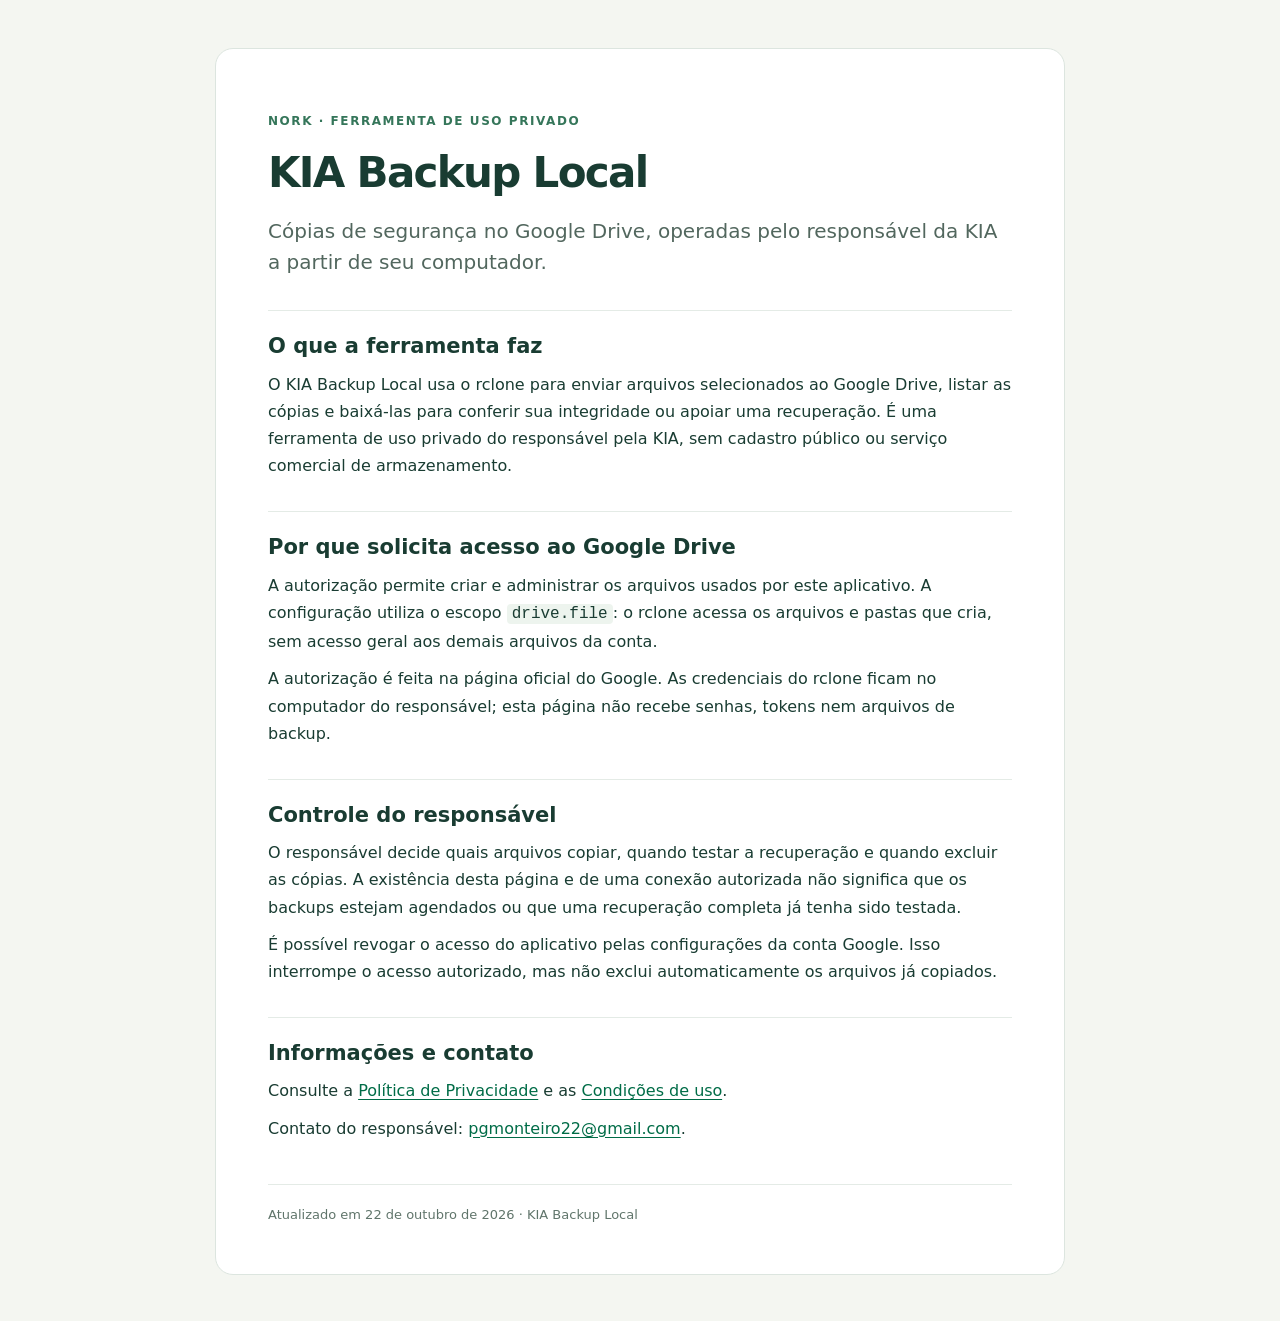
<file: index.html>
<!doctype html>
<html lang="pt-BR"><head><meta charset="utf-8"><meta name="viewport" content="width=device-width,initial-scale=1"><title>KIA Backup Local</title><link rel="stylesheet" href="style.css"></head>
<body><main><p class="label">NORK · FERRAMENTA DE USO PRIVADO</p><h1>KIA Backup Local</h1><p class="lead">Cópias de segurança no Google Drive, operadas pelo responsável da KIA a partir de seu computador.</p>
<section><h2>O que a ferramenta faz</h2><p>O KIA Backup Local usa o rclone para enviar arquivos selecionados ao Google Drive, listar as cópias e baixá-las para conferir sua integridade ou apoiar uma recuperação. É uma ferramenta de uso privado do responsável pela KIA, sem cadastro público ou serviço comercial de armazenamento.</p></section>
<section><h2>Por que solicita acesso ao Google Drive</h2><p>A autorização permite criar e administrar os arquivos usados por este aplicativo. A configuração utiliza o escopo <code>drive.file</code>: o rclone acessa os arquivos e pastas que cria, sem acesso geral aos demais arquivos da conta.</p><p>A autorização é feita na página oficial do Google. As credenciais do rclone ficam no computador do responsável; esta página não recebe senhas, tokens nem arquivos de backup.</p></section>
<section><h2>Controle do responsável</h2><p>O responsável decide quais arquivos copiar, quando testar a recuperação e quando excluir as cópias. A existência desta página e de uma conexão autorizada não significa que os backups estejam agendados ou que uma recuperação completa já tenha sido testada.</p><p>É possível revogar o acesso do aplicativo pelas configurações da conta Google. Isso interrompe o acesso autorizado, mas não exclui automaticamente os arquivos já copiados.</p></section>
<section><h2>Informações e contato</h2><p>Consulte a <a href="privacidade.html">Política de Privacidade</a> e as <a href="termos.html">Condições de uso</a>.</p><p>Contato do responsável: <a href="mailto:pgmonteiro22@gmail.com">pgmonteiro22@gmail.com</a>.</p></section>
<footer>Atualizado em 22 de outubro de 2026 · KIA Backup Local</footer></main></body></html>
</file>
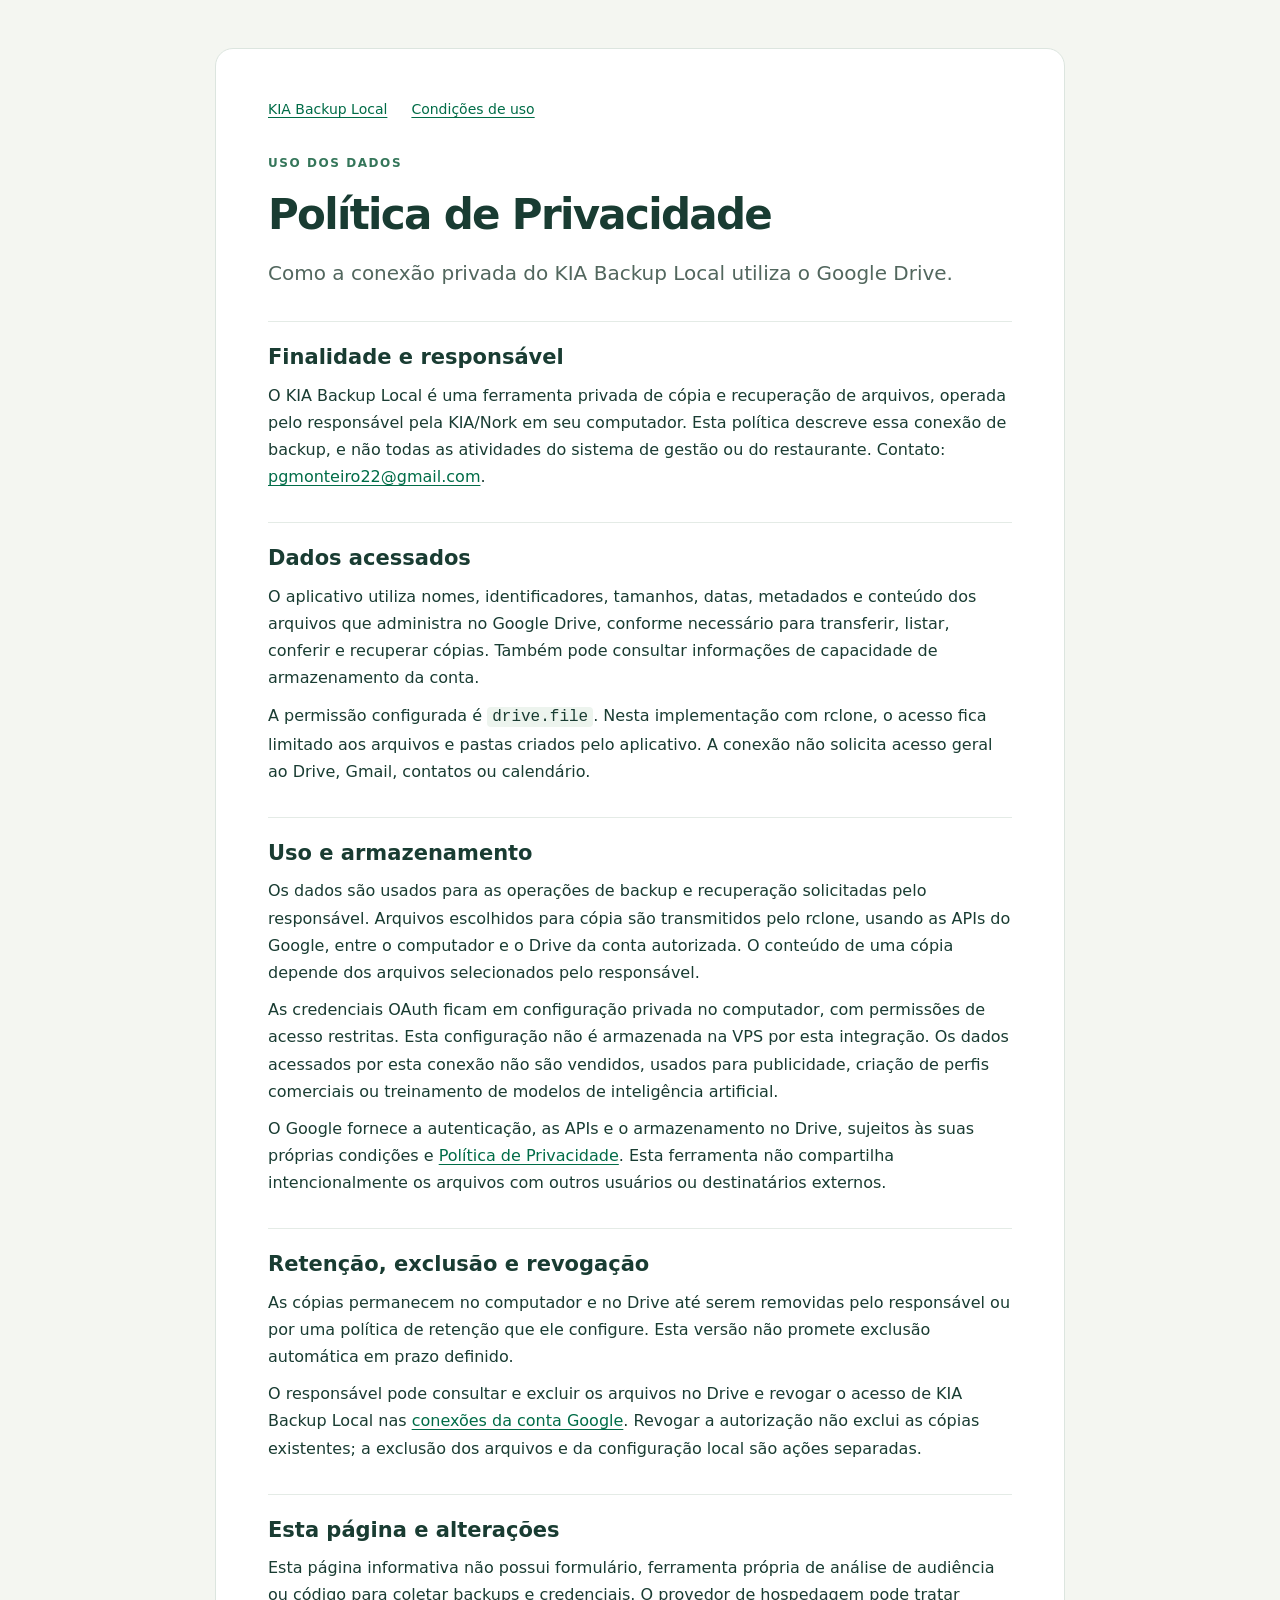
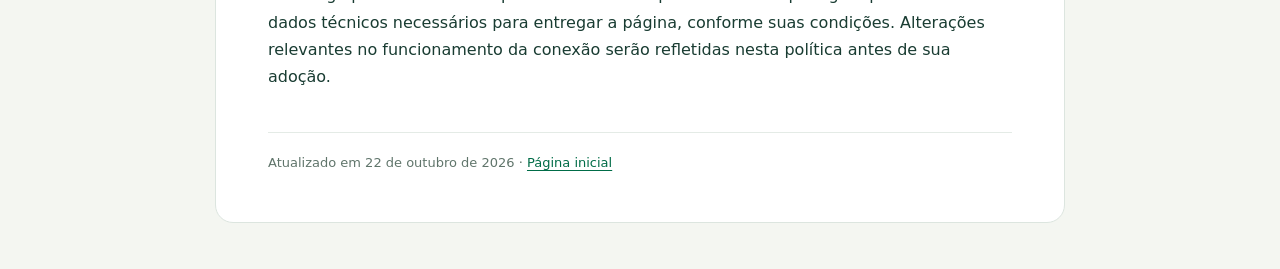
<file: privacidade.html>
<!doctype html>
<html lang="pt-BR"><head><meta charset="utf-8"><meta name="viewport" content="width=device-width,initial-scale=1"><title>Privacidade · KIA Backup Local</title><link rel="stylesheet" href="style.css"></head>
<body><main><nav><a href="index.html">KIA Backup Local</a><a href="termos.html">Condições de uso</a></nav><p class="label">USO DOS DADOS</p><h1>Política de Privacidade</h1><p class="lead">Como a conexão privada do KIA Backup Local utiliza o Google Drive.</p>
<section><h2>Finalidade e responsável</h2><p>O KIA Backup Local é uma ferramenta privada de cópia e recuperação de arquivos, operada pelo responsável pela KIA/Nork em seu computador. Esta política descreve essa conexão de backup, e não todas as atividades do sistema de gestão ou do restaurante. Contato: <a href="mailto:pgmonteiro22@gmail.com">pgmonteiro22@gmail.com</a>.</p></section>
<section><h2>Dados acessados</h2><p>O aplicativo utiliza nomes, identificadores, tamanhos, datas, metadados e conteúdo dos arquivos que administra no Google Drive, conforme necessário para transferir, listar, conferir e recuperar cópias. Também pode consultar informações de capacidade de armazenamento da conta.</p><p>A permissão configurada é <code>drive.file</code>. Nesta implementação com rclone, o acesso fica limitado aos arquivos e pastas criados pelo aplicativo. A conexão não solicita acesso geral ao Drive, Gmail, contatos ou calendário.</p></section>
<section><h2>Uso e armazenamento</h2><p>Os dados são usados para as operações de backup e recuperação solicitadas pelo responsável. Arquivos escolhidos para cópia são transmitidos pelo rclone, usando as APIs do Google, entre o computador e o Drive da conta autorizada. O conteúdo de uma cópia depende dos arquivos selecionados pelo responsável.</p><p>As credenciais OAuth ficam em configuração privada no computador, com permissões de acesso restritas. Esta configuração não é armazenada na VPS por esta integração. Os dados acessados por esta conexão não são vendidos, usados para publicidade, criação de perfis comerciais ou treinamento de modelos de inteligência artificial.</p><p>O Google fornece a autenticação, as APIs e o armazenamento no Drive, sujeitos às suas próprias condições e <a href="https://policies.google.com/privacy">Política de Privacidade</a>. Esta ferramenta não compartilha intencionalmente os arquivos com outros usuários ou destinatários externos.</p></section>
<section><h2>Retenção, exclusão e revogação</h2><p>As cópias permanecem no computador e no Drive até serem removidas pelo responsável ou por uma política de retenção que ele configure. Esta versão não promete exclusão automática em prazo definido.</p><p>O responsável pode consultar e excluir os arquivos no Drive e revogar o acesso de KIA Backup Local nas <a href="https://myaccount.google.com/connections">conexões da conta Google</a>. Revogar a autorização não exclui as cópias existentes; a exclusão dos arquivos e da configuração local são ações separadas.</p></section>
<section><h2>Esta página e alterações</h2><p>Esta página informativa não possui formulário, ferramenta própria de análise de audiência ou código para coletar backups e credenciais. O provedor de hospedagem pode tratar dados técnicos necessários para entregar a página, conforme suas condições. Alterações relevantes no funcionamento da conexão serão refletidas nesta política antes de sua adoção.</p></section>
<footer>Atualizado em 22 de outubro de 2026 · <a href="index.html">Página inicial</a></footer></main></body></html>
</file>
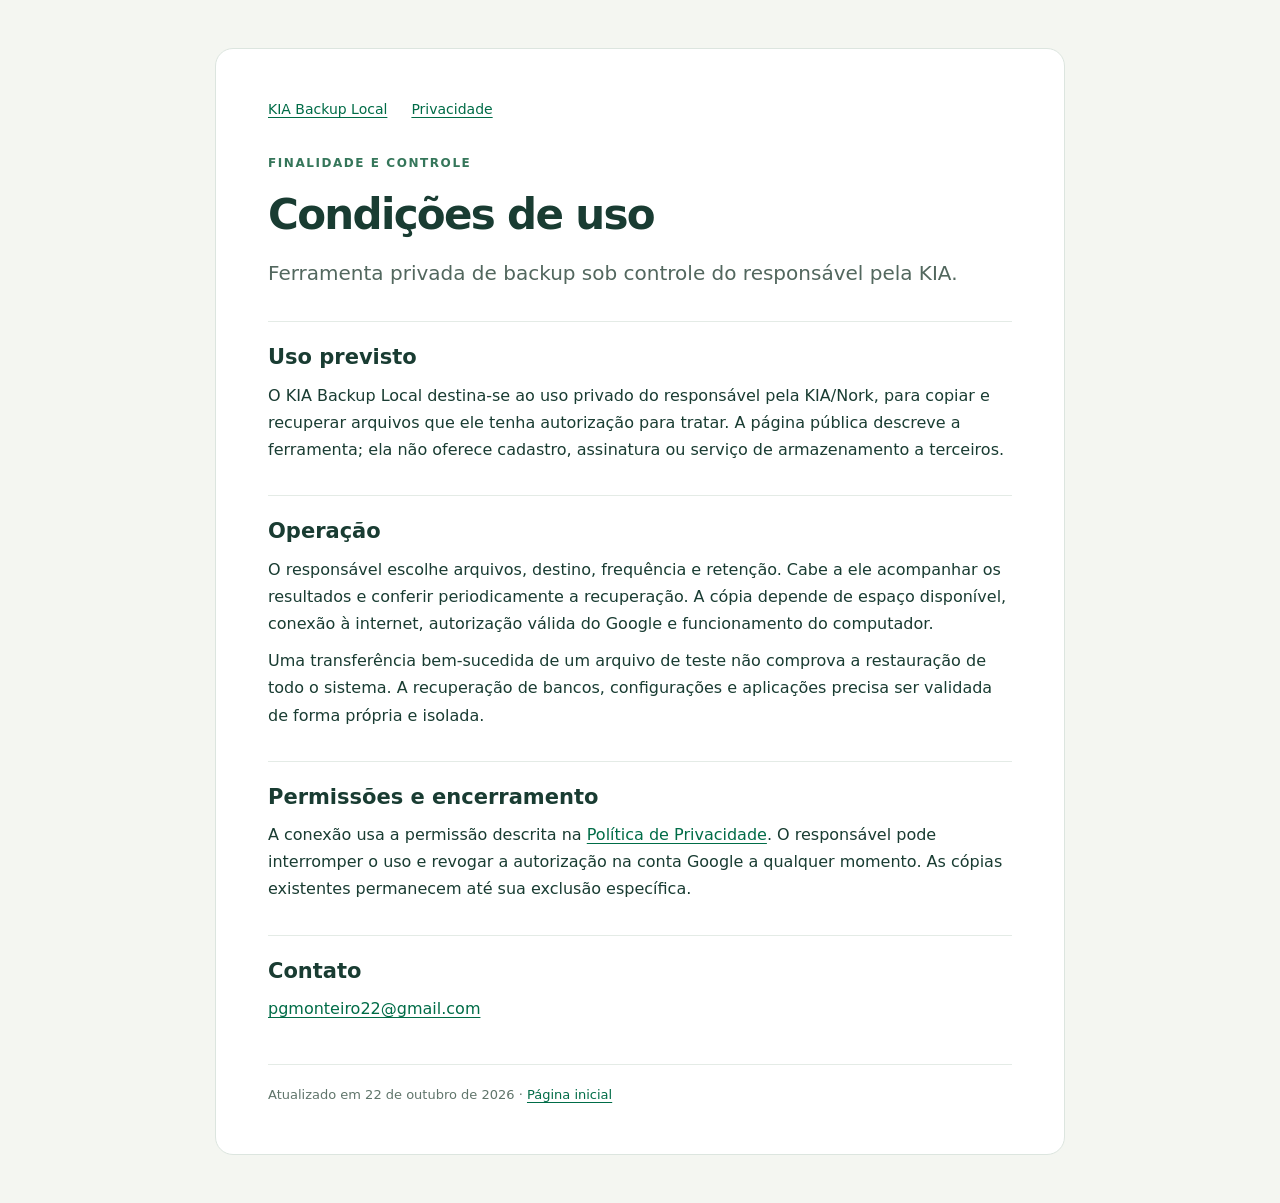
<file: termos.html>
<!doctype html>
<html lang="pt-BR"><head><meta charset="utf-8"><meta name="viewport" content="width=device-width,initial-scale=1"><title>Condições de uso · KIA Backup Local</title><link rel="stylesheet" href="style.css"></head>
<body><main><nav><a href="index.html">KIA Backup Local</a><a href="privacidade.html">Privacidade</a></nav><p class="label">FINALIDADE E CONTROLE</p><h1>Condições de uso</h1><p class="lead">Ferramenta privada de backup sob controle do responsável pela KIA.</p>
<section><h2>Uso previsto</h2><p>O KIA Backup Local destina-se ao uso privado do responsável pela KIA/Nork, para copiar e recuperar arquivos que ele tenha autorização para tratar. A página pública descreve a ferramenta; ela não oferece cadastro, assinatura ou serviço de armazenamento a terceiros.</p></section>
<section><h2>Operação</h2><p>O responsável escolhe arquivos, destino, frequência e retenção. Cabe a ele acompanhar os resultados e conferir periodicamente a recuperação. A cópia depende de espaço disponível, conexão à internet, autorização válida do Google e funcionamento do computador.</p><p>Uma transferência bem-sucedida de um arquivo de teste não comprova a restauração de todo o sistema. A recuperação de bancos, configurações e aplicações precisa ser validada de forma própria e isolada.</p></section>
<section><h2>Permissões e encerramento</h2><p>A conexão usa a permissão descrita na <a href="privacidade.html">Política de Privacidade</a>. O responsável pode interromper o uso e revogar a autorização na conta Google a qualquer momento. As cópias existentes permanecem até sua exclusão específica.</p></section>
<section><h2>Contato</h2><p><a href="mailto:pgmonteiro22@gmail.com">pgmonteiro22@gmail.com</a></p></section>
<footer>Atualizado em 22 de outubro de 2026 · <a href="index.html">Página inicial</a></footer></main></body></html>
</file>
<file: style.css>
:root{color-scheme:light;font-family:system-ui,-apple-system,"Segoe UI",sans-serif;color:#193c32;background:#f4f6f1}*{box-sizing:border-box}body{margin:0;padding:48px 20px}main{max-width:850px;margin:auto;background:#fff;padding:52px;border:1px solid #dce5df;border-radius:18px}.label{font-size:12px;font-weight:700;letter-spacing:.13em;color:#35765a}h1{font-size:42px;letter-spacing:-.04em;line-height:1.12;margin:18px 0 20px}h2{font-size:21px;line-height:1.3;margin:0 0 10px}.lead{font-size:20px;color:#52675e;line-height:1.55;margin-bottom:32px}section{padding:22px 0;border-top:1px solid #e4ebe6}p{font-size:16px;line-height:1.7;margin:10px 0}a{color:#006c47;text-underline-offset:3px}a:hover{color:#154d39}a:focus-visible{outline:3px solid #c9aa35;outline-offset:4px}code{background:#edf4ee;border-radius:4px;padding:1px 5px}nav{display:flex;gap:24px;flex-wrap:wrap;margin-bottom:36px;font-size:14px}footer{border-top:1px solid #e4ebe6;padding-top:22px;margin-top:10px;color:#60756b;font-size:13px}@media(max-width:600px){body{padding:16px 10px}main{padding:28px 22px;border-radius:12px}h1{font-size:34px}.lead{font-size:18px}}
</file>
